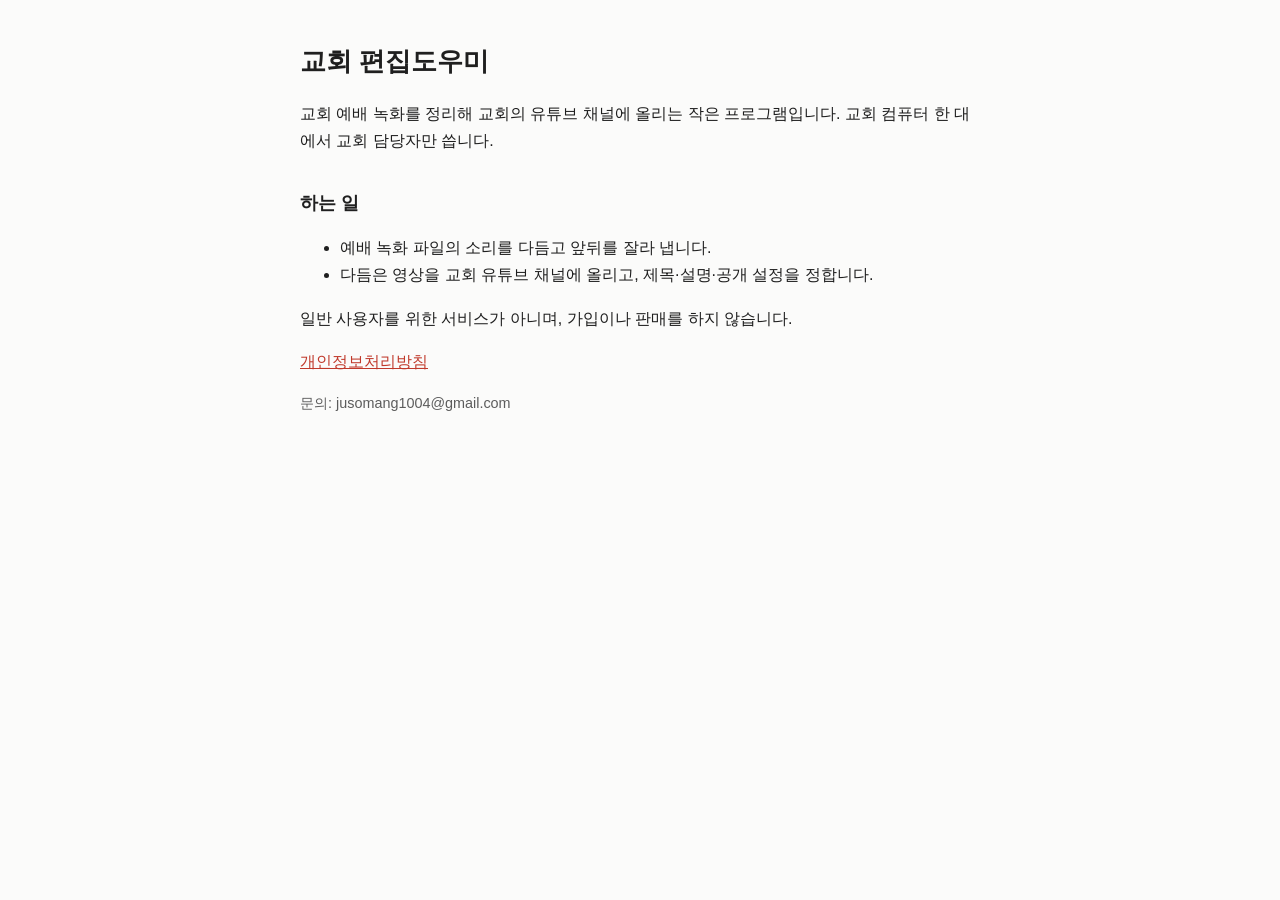
<file: index.html>
<!doctype html>
<html lang="ko"><head><meta charset="utf-8"><meta name="viewport" content="width=device-width,initial-scale=1">
<title>교회 편집도우미</title><link rel="stylesheet" href="style.css"></head>
<body><main>
<h1>교회 편집도우미</h1>
<p>교회 예배 녹화를 정리해 교회의 유튜브 채널에 올리는 작은 프로그램입니다. 교회 컴퓨터 한 대에서 교회 담당자만 씁니다.</p>
<h2>하는 일</h2>
<ul>
<li>예배 녹화 파일의 소리를 다듬고 앞뒤를 잘라 냅니다.</li>
<li>다듬은 영상을 교회 유튜브 채널에 올리고, 제목·설명·공개 설정을 정합니다.</li>
</ul>
<p>일반 사용자를 위한 서비스가 아니며, 가입이나 판매를 하지 않습니다.</p>
<p><a href="privacy.html">개인정보처리방침</a></p>
<p class="muted">문의: jusomang1004@gmail.com</p>
</main></body></html>
</file>
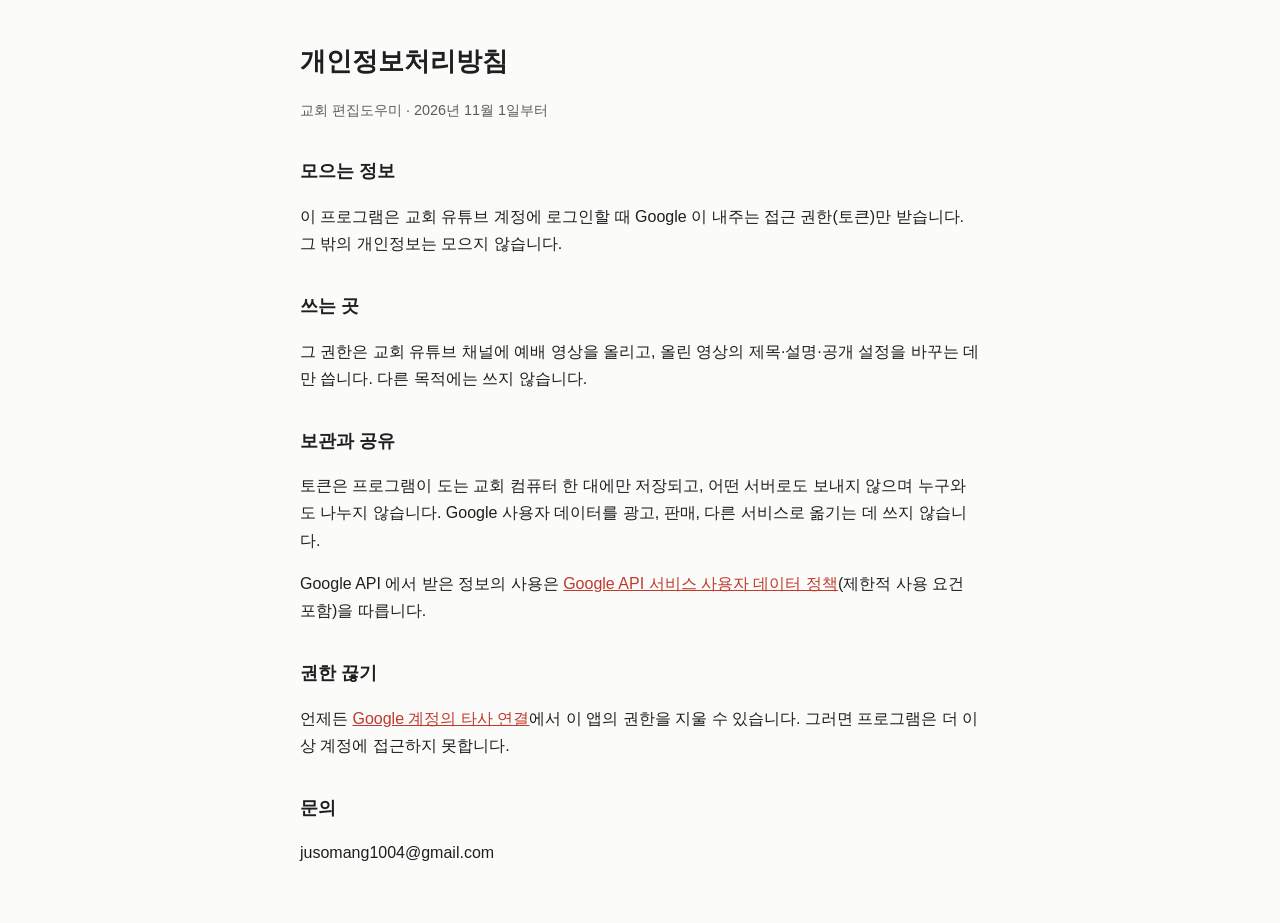
<file: privacy.html>
<!doctype html>
<html lang="ko"><head><meta charset="utf-8"><meta name="viewport" content="width=device-width,initial-scale=1">
<title>개인정보처리방침</title><link rel="stylesheet" href="style.css"></head>
<body><main>
<h1>개인정보처리방침</h1>
<p class="muted">교회 편집도우미 · 2026년 11월 1일부터</p>
<h2>모으는 정보</h2>
<p>이 프로그램은 교회 유튜브 계정에 로그인할 때 Google 이 내주는 접근 권한(토큰)만 받습니다. 그 밖의 개인정보는 모으지 않습니다.</p>
<h2>쓰는 곳</h2>
<p>그 권한은 교회 유튜브 채널에 예배 영상을 올리고, 올린 영상의 제목·설명·공개 설정을 바꾸는 데만 씁니다. 다른 목적에는 쓰지 않습니다.</p>
<h2>보관과 공유</h2>
<p>토큰은 프로그램이 도는 교회 컴퓨터 한 대에만 저장되고, 어떤 서버로도 보내지 않으며 누구와도 나누지 않습니다. Google 사용자 데이터를 광고, 판매, 다른 서비스로 옮기는 데 쓰지 않습니다.</p>
<p>Google API 에서 받은 정보의 사용은 <a href="https://developers.google.com/terms/api-services-user-data-policy">Google API 서비스 사용자 데이터 정책</a>(제한적 사용 요건 포함)을 따릅니다.</p>
<h2>권한 끊기</h2>
<p>언제든 <a href="https://myaccount.google.com/permissions">Google 계정의 타사 연결</a>에서 이 앱의 권한을 지울 수 있습니다. 그러면 프로그램은 더 이상 계정에 접근하지 못합니다.</p>
<h2>문의</h2>
<p>jusomang1004@gmail.com</p>
</main></body></html>
</file>
<file: style.css>
:root{--bg:#fbfbfa;--fg:#1f1f1f;--muted:#5c5c5c;--accent:#c0392b}
@media (prefers-color-scheme:dark){:root{--bg:#161616;--fg:#ececec;--muted:#a8a8a8;--accent:#e06b5e}}
body{background:var(--bg);color:var(--fg);font:16px/1.7 "Malgun Gothic","Apple SD Gothic Neo",sans-serif;margin:0;padding:40px 16px}
main{max-width:680px;margin:0 auto}h1{font-size:1.6em;margin:0 0 .4em}h2{font-size:1.15em;margin-top:1.8em}
.muted{color:var(--muted);font-size:.9em}a{color:var(--accent)}
</file>
